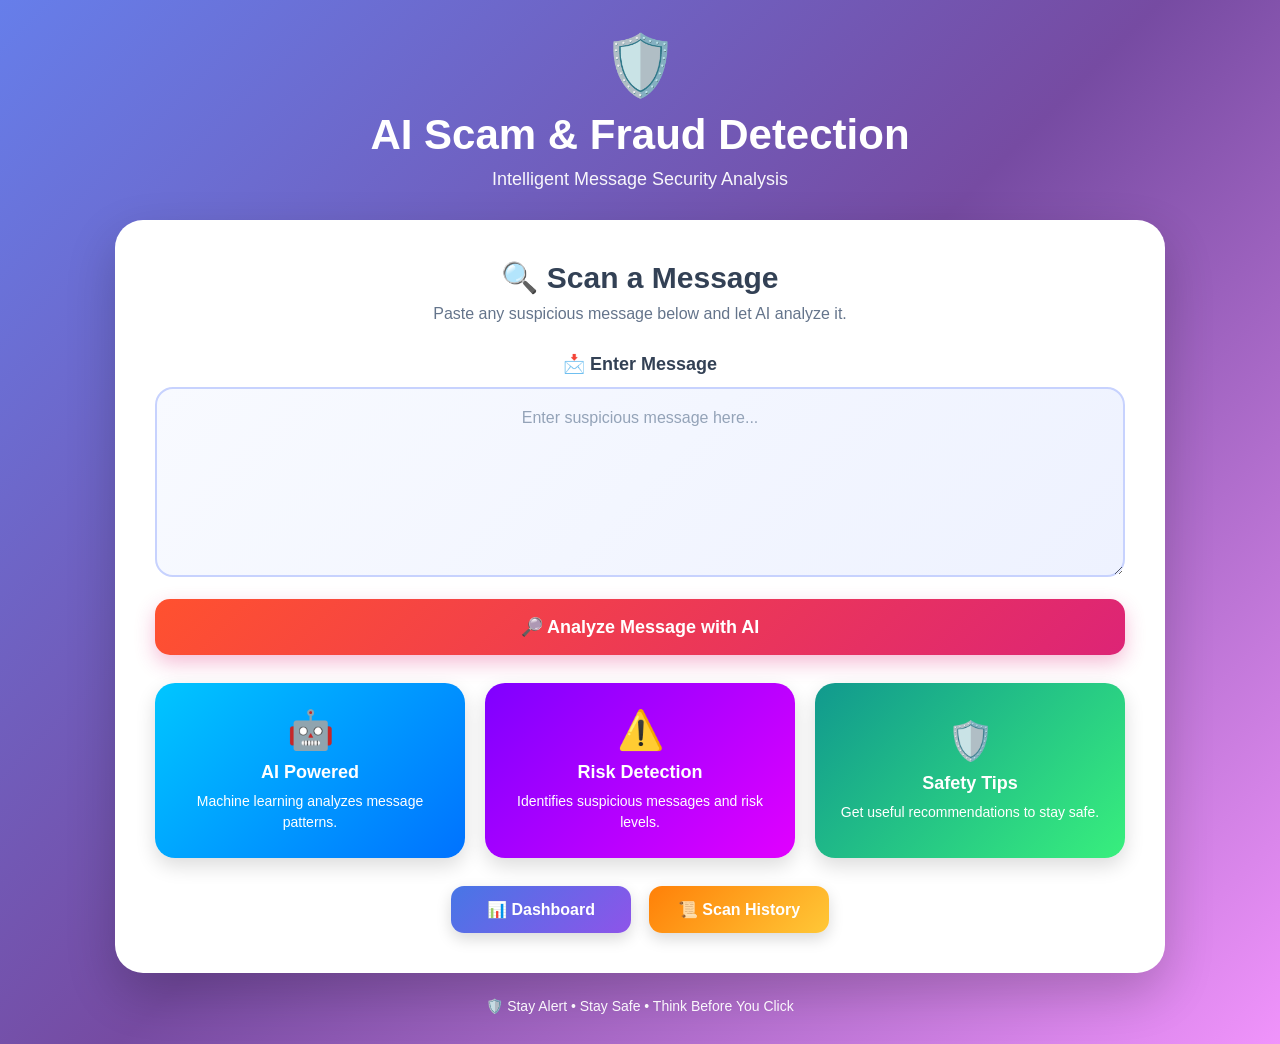
<file: templates/index.html>
<!DOCTYPE html>
<html lang="en">

<head>

    <meta charset="UTF-8">

    <meta name="viewport"
          content="width=device-width, initial-scale=1.0">

    <title>AI Scam & Fraud Detection</title>


    <style>

        /* ================= RESET ================= */

        * {
            margin: 0;
            padding: 0;
            box-sizing: border-box;
        }


        /* ================= BODY ================= */

        body {

            font-family: Arial, Helvetica, sans-serif;

            min-height: 100vh;

            padding: 30px 15px;

            background:
                linear-gradient(
                    135deg,
                    #667eea 0%,
                    #764ba2 50%,
                    #f093fb 100%
                );

            color: #1e293b;

        }


        /* ================= MAIN CONTAINER ================= */

        .container {

            width: 100%;

            max-width: 1050px;

            margin: 0 auto;

            text-align: center;

        }


        /* ================= HEADER ================= */

        .header {

            text-align: center;

            color: white;

            margin-bottom: 30px;

        }


        .shield {

            font-size: 60px;

            margin-bottom: 10px;

        }


        .header h1 {

            font-size: 42px;

            font-weight: 800;

            margin-bottom: 10px;

            text-align: center;

        }


        .header p {

            font-size: 18px;

            opacity: 0.95;

            text-align: center;

        }


        /* ================= MAIN CARD ================= */

        .main-card {

            width: 100%;

            background: #ffffff;

            border-radius: 28px;

            padding: 40px;

            margin: 0 auto;

            text-align: center;

            box-shadow:
                0 20px 50px rgba(0, 0, 0, 0.20);

            animation: slideUp 0.6s ease;

        }


        /* ================= TITLE ================= */

        .main-card h2 {

            text-align: center;

            color: #334155;

            font-size: 30px;

            margin-bottom: 10px;

        }


        .subtitle {

            text-align: center;

            color: #64748b;

            font-size: 16px;

            margin-bottom: 30px;

        }


        /* ================= INPUT LABEL ================= */

        .input-label {

            display: block;

            text-align: center;

            font-size: 18px;

            font-weight: bold;

            color: #334155;

            margin-bottom: 12px;

        }


        /* ================= TEXTAREA ================= */

        textarea {

            display: block;

            width: 100%;

            min-height: 190px;

            padding: 20px;

            margin: 0 auto;

            border: 2px solid #c7d2fe;

            border-radius: 18px;

            resize: vertical;

            outline: none;

            font-size: 16px;

            font-family: Arial, Helvetica, sans-serif;

            text-align: center;

            color: #334155;

            background:
                linear-gradient(
                    135deg,
                    #f8faff,
                    #eef2ff
                );

            transition: 0.3s;

        }


        textarea:focus {

            border-color: #7c3aed;

            box-shadow:
                0 0 0 4px rgba(124, 58, 237, 0.12);

            background: white;

        }


        textarea::placeholder {

            color: #94a3b8;

            text-align: center;

        }


        /* ================= SCAN BUTTON ================= */

        .scan-button {

            display: block;

            width: 100%;

            margin: 22px auto 0;

            padding: 17px;

            border: none;

            border-radius: 15px;

            cursor: pointer;

            color: white;

            font-size: 18px;

            font-weight: bold;

            text-align: center;

            background:
                linear-gradient(
                    135deg,
                    #ff512f,
                    #dd2476
                );

            box-shadow:
                0 8px 20px rgba(221, 36, 118, 0.30);

            transition: 0.3s;

        }


        .scan-button:hover {

            transform: translateY(-3px);

            box-shadow:
                0 12px 25px rgba(221, 36, 118, 0.40);

        }


        .scan-button:active {

            transform: scale(0.98);

        }


        /* ================= FEATURES ================= */

        .features {

            display: grid;

            grid-template-columns:
                repeat(3, 1fr);

            gap: 20px;

            margin-top: 28px;

            text-align: center;

        }


        .feature {

            min-height: 165px;

            padding: 25px 18px;

            border-radius: 20px;

            color: white;

            display: flex;

            flex-direction: column;

            justify-content: center;

            align-items: center;

            text-align: center;

            box-shadow:
                0 8px 20px rgba(0, 0, 0, 0.14);

            transition: 0.3s;

        }


        .feature:hover {

            transform: translateY(-5px);

            box-shadow:
                0 14px 25px rgba(0, 0, 0, 0.20);

        }


        .feature:nth-child(1) {

            background:
                linear-gradient(
                    135deg,
                    #00c6ff,
                    #0072ff
                );

        }


        .feature:nth-child(2) {

            background:
                linear-gradient(
                    135deg,
                    #7f00ff,
                    #e100ff
                );

        }


        .feature:nth-child(3) {

            background:
                linear-gradient(
                    135deg,
                    #11998e,
                    #38ef7d
                );

        }


        .feature-icon {

            font-size: 38px;

            margin-bottom: 10px;

        }


        .feature h3 {

            font-size: 18px;

            margin-bottom: 8px;

            color: white;

            text-align: center;

        }


        .feature p {

            font-size: 14px;

            line-height: 1.5;

            color: white;

            text-align: center;

        }


        /* ================= NAVIGATION ================= */

        .navigation {

            display: flex;

            justify-content: center;

            align-items: center;

            gap: 18px;

            flex-wrap: wrap;

            margin-top: 28px;

            text-align: center;

        }


        .nav-button {

            display: inline-block;

            min-width: 180px;

            padding: 14px 24px;

            border-radius: 13px;

            text-decoration: none;

            color: white;

            font-weight: bold;

            text-align: center;

            transition: 0.3s;

            box-shadow:
                0 6px 15px rgba(0, 0, 0, 0.15);

        }


        .dashboard {

            background:
                linear-gradient(
                    135deg,
                    #4776e6,
                    #8e54e9
                );

        }


        .history {

            background:
                linear-gradient(
                    135deg,
                    #ff8008,
                    #ffc837
                );

        }


        .nav-button:hover {

            transform: translateY(-3px);

            box-shadow:
                0 10px 22px rgba(0, 0, 0, 0.20);

        }


        /* ================= FOOTER ================= */

        .footer {

            text-align: center;

            color: white;

            margin-top: 25px;

            font-size: 14px;

            opacity: 0.95;

        }


        /* ================= ANIMATION ================= */

        @keyframes slideUp {

            from {

                opacity: 0;

                transform: translateY(25px);

            }

            to {

                opacity: 1;

                transform: translateY(0);

            }

        }


        /* ================= MOBILE ================= */

        @media (max-width: 700px) {

            body {

                padding: 20px 10px;

            }


            .shield {

                font-size: 45px;

            }


            .header h1 {

                font-size: 29px;

            }


            .header p {

                font-size: 15px;

            }


            .main-card {

                padding: 22px;

                border-radius: 20px;

            }


            .main-card h2 {

                font-size: 24px;

            }


            .features {

                grid-template-columns: 1fr;

            }


            .navigation {

                flex-direction: column;

            }


            .nav-button {

                width: 100%;

            }


            textarea {

                min-height: 160px;

            }

        }

    </style>

</head>


<body>


<div class="container">


    <!-- ================= HEADER ================= -->

    <div class="header">

        <div class="shield">
            🛡️
        </div>

        <h1>
            AI Scam & Fraud Detection
        </h1>

        <p>
            Intelligent Message Security Analysis
        </p>

    </div>


    <!-- ================= MAIN CARD ================= -->

    <div class="main-card">


        <h2>
            🔍 Scan a Message
        </h2>


        <p class="subtitle">
            Paste any suspicious message below and let AI analyze it.
        </p>


        <!-- ================= FORM ================= -->

        <form action="/scan" method="POST">


            <label class="input-label">

                📩 Enter Message

            </label>


            <textarea
                name="message"
                placeholder="Enter suspicious message here..."
                required></textarea>


            <button
                type="submit"
                class="scan-button">

                🔎 Analyze Message with AI

            </button>


        </form>


        <!-- ================= FEATURES ================= -->

        <div class="features">


            <div class="feature">


                <div class="feature-icon">
                    🤖
                </div>


                <h3>
                    AI Powered
                </h3>


                <p>
                    Machine learning analyzes
                    message patterns.
                </p>


            </div>



            <div class="feature">


                <div class="feature-icon">
                    ⚠️
                </div>


                <h3>
                    Risk Detection
                </h3>


                <p>
                    Identifies suspicious messages
                    and risk levels.
                </p>


            </div>



            <div class="feature">


                <div class="feature-icon">
                    🛡️
                </div>


                <h3>
                    Safety Tips
                </h3>


                <p>
                    Get useful recommendations
                    to stay safe.
                </p>


            </div>


        </div>


        <!-- ================= NAVIGATION ================= -->

        <div class="navigation">


            <a
                href="/dashboard"
                class="nav-button dashboard">

                📊 Dashboard

            </a>


            <a
                href="/history"
                class="nav-button history">

                📜 Scan History

            </a>


        </div>


    </div>


    <!-- ================= FOOTER ================= -->

    <div class="footer">

        🛡️ Stay Alert • Stay Safe • Think Before You Click

    </div>


</div>


</body>

</html>
</file>
